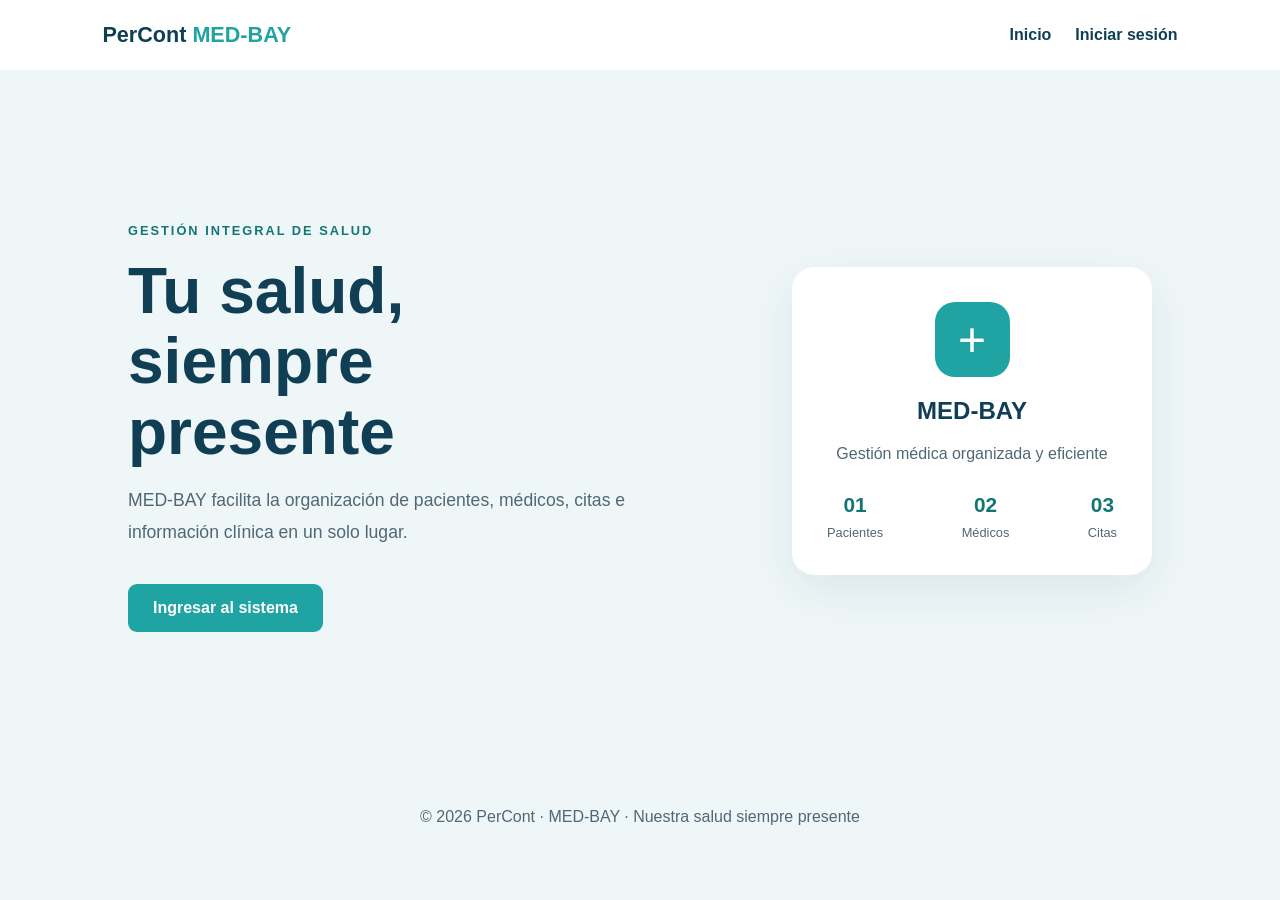
<file: index.html>
<!DOCTYPE html>
<html lang="es">
<head>
    <meta charset="UTF-8">
    <meta name="viewport" content="width=device-width, initial-scale=1.0">
    <meta name="description" content="MED-BAY, sistema de gestión médica de PerCont">
    <title>MED-BAY | Inicio</title>
    <link rel="stylesheet" href="css/styles.css">
</head>
<body>
    <header class="encabezado">
        <a class="marca" href="index.html">PerCont <span>MED-BAY</span></a>
        <nav>
            <a href="index.html">Inicio</a>
            <a href="login.html">Iniciar sesión</a>
        </nav>
    </header>

    <main class="portada">
        <section class="contenido">
            <p class="etiqueta">GESTIÓN INTEGRAL DE SALUD</p>
            <h1>Tu salud, siempre presente</h1>
            <p>
                MED-BAY facilita la organización de pacientes,
                médicos, citas e información clínica en un solo lugar.
            </p>
            <a class="boton" href="login.html">Ingresar al sistema</a>
        </section>

        <section class="panel">
            <div class="simbolo">+</div>
            <h2>MED-BAY</h2>
            <p>Gestión médica organizada y eficiente</p>
            <div class="indicadores">
                <div><strong>01</strong><span>Pacientes</span></div>
                <div><strong>02</strong><span>Médicos</span></div>
                <div><strong>03</strong><span>Citas</span></div>
            </div>
        </section>
    </main>

    <footer>
        <p>© 2026 PerCont · MED-BAY · Nuestra salud siempre presente</p>
    </footer>
</body>
</html>
</file>
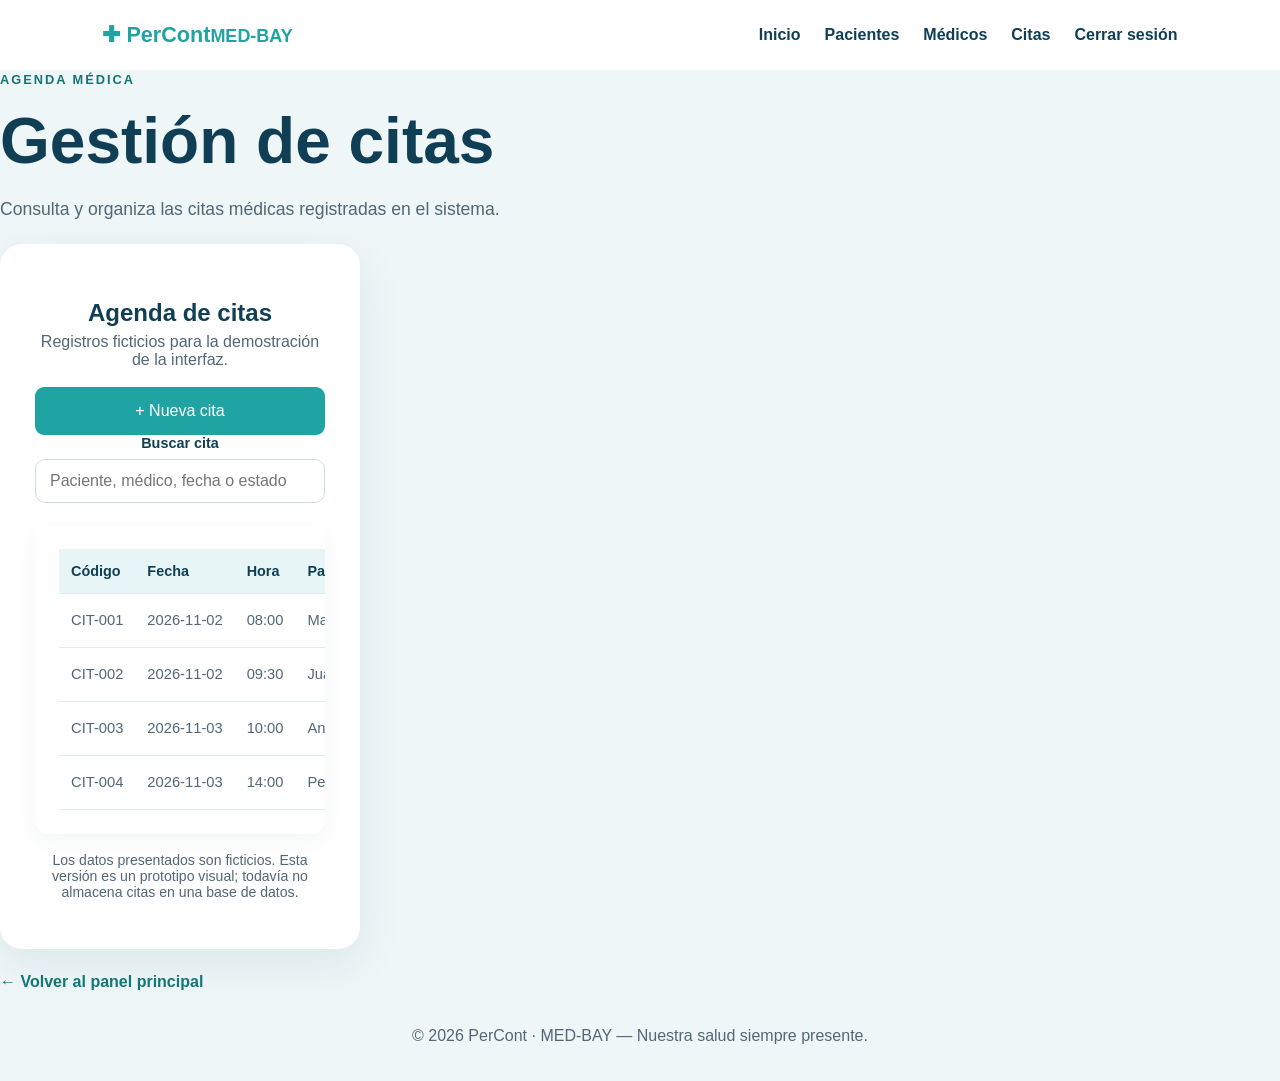
<file: citas.html>
<!DOCTYPE html>
<html lang="es">
<head>
    <meta charset="UTF-8">
    <meta name="viewport" content="width=device-width, initial-scale=1.0">
    <title>Gestión de citas | MED-BAY</title>
    <link rel="stylesheet" href="css/styles.css">
</head>
<body>
    <header class="encabezado">
        <a class="marca" href="index.html">
            <span class="marca-icono">✚</span>
            <span><strong>PerCont</strong><small>MED-BAY</small></span>
        </a>
        <nav>
            <a href="dashboard.html">Inicio</a>
            <a href="pacientes.html">Pacientes</a>
            <a href="medicos.html">Médicos</a>
            <a href="citas.html" aria-current="page">Citas</a>
            <a href="login.html">Cerrar sesión</a>
        </nav>
    </header>

    <main class="contenido">
        <span class="etiqueta">AGENDA MÉDICA</span>
        <h1>Gestión de citas</h1>
        <p>Consulta y organiza las citas médicas registradas en el sistema.</p>

        <section class="panel">
            <div class="encabezado-seccion">
                <div>
                    <h2>Agenda de citas</h2>
                    <p>Registros ficticios para la demostración de la interfaz.</p>
                </div>
                <button class="boton" type="button"
                    onclick="alert('El registro de citas estará disponible cuando se implemente la funcionalidad.')">
                    + Nueva cita
                </button>
            </div>

            <div class="buscador">
                <label for="buscarCita">Buscar cita</label>
                <input id="buscarCita" type="search"
                    placeholder="Paciente, médico, fecha o estado">
            </div>

            <div class="tabla-contenedor">
                <table>
                    <thead>
                        <tr>
                            <th>Código</th>
                            <th>Fecha</th>
                            <th>Hora</th>
                            <th>Paciente</th>
                            <th>Médico</th>
                            <th>Motivo</th>
                            <th>Estado</th>
                        </tr>
                    </thead>
                    <tbody id="tablaCitas">
                        <tr>
                            <td>CIT-001</td>
                            <td>2026-11-02</td>
                            <td>08:00</td>
                            <td>María López</td>
                            <td>Dra. Laura Martínez</td>
                            <td>Control general</td>
                            <td><span class="estado">Confirmada</span></td>
                        </tr>
                        <tr>
                            <td>CIT-002</td>
                            <td>2026-11-02</td>
                            <td>09:30</td>
                            <td>Juan Pérez</td>
                            <td>Dr. Carlos Rodríguez</td>
                            <td>Consulta pediátrica</td>
                            <td><span class="estado estado-pendiente">Pendiente</span></td>
                        </tr>
                        <tr>
                            <td>CIT-003</td>
                            <td>2026-11-03</td>
                            <td>10:00</td>
                            <td>Andrea Torres</td>
                            <td>Dra. Ana Gómez</td>
                            <td>Control médico</td>
                            <td><span class="estado">Confirmada</span></td>
                        </tr>
                        <tr>
                            <td>CIT-004</td>
                            <td>2026-11-03</td>
                            <td>14:00</td>
                            <td>Pedro Ramírez</td>
                            <td>Dra. Laura Martínez</td>
                            <td>Consulta general</td>
                            <td><span class="estado estado-cancelado">Cancelada</span></td>
                        </tr>
                    </tbody>
                </table>
            </div>

            <p class="nota">
                Los datos presentados son ficticios. Esta versión es un prototipo visual;
                todavía no almacena citas en una base de datos.
            </p>
        </section>

        <a class="enlace-volver" href="dashboard.html">← Volver al panel principal</a>
    </main>

    <footer>
        <p>© 2026 PerCont · MED-BAY — Nuestra salud siempre presente.</p>
    </footer>

    <script>
        const buscador = document.getElementById("buscarCita");
        const filas = document.querySelectorAll("#tablaCitas tr");

        buscador.addEventListener("input", function () {
            const consulta = this.value.toLowerCase().trim();

            filas.forEach(function (fila) {
                fila.hidden =
                    !fila.textContent.toLowerCase().includes(consulta);
            });
        });
    </script>
</body>
</html>
</file>
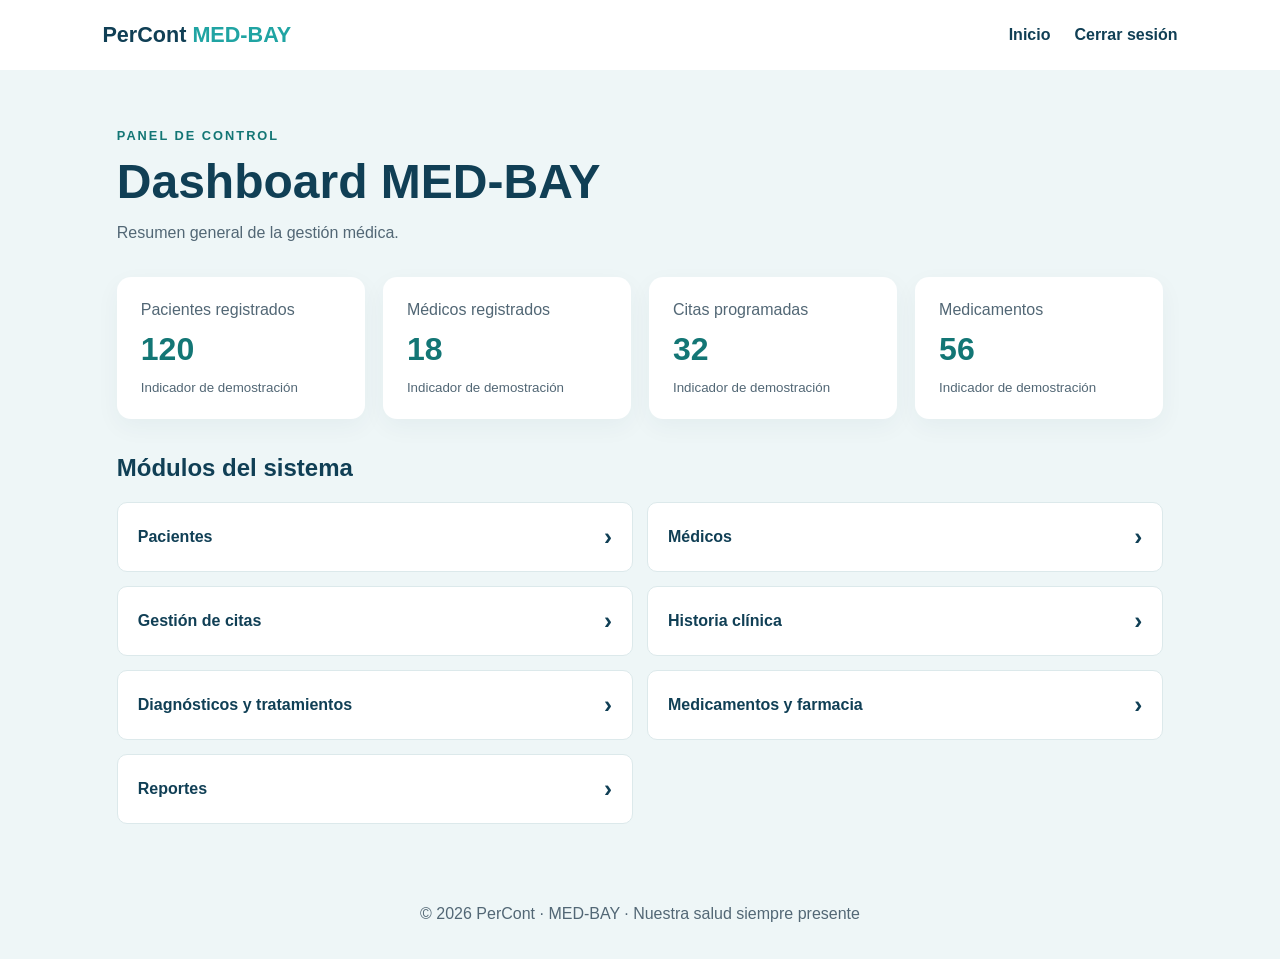
<file: dashboard.html>
<!DOCTYPE html>
<html lang="es">
<head>
    <meta charset="UTF-8">
    <meta name="viewport" content="width=device-width, initial-scale=1.0">
    <meta name="description" content="Panel principal del sistema MED-BAY">
    <title>Dashboard | MED-BAY</title>
    <link rel="stylesheet" href="css/styles.css">
</head>
<body>
    <header class="encabezado">
        <a class="marca" href="index.html">PerCont <span>MED-BAY</span></a>
        <nav>
            <a href="index.html">Inicio</a>
            <a href="login.html">Cerrar sesión</a>
        </nav>
    </header>

    <main class="dashboard">
        <section class="bienvenida">
            <p class="etiqueta">PANEL DE CONTROL</p>
            <h1>Dashboard MED-BAY</h1>
            <p>Resumen general de la gestión médica.</p>
        </section>

        <section class="resumen">
            <article class="tarjeta">
                <span>Pacientes registrados</span>
                <strong>120</strong>
                <small>Indicador de demostración</small>
            </article>
            <article class="tarjeta">
                <span>Médicos registrados</span>
                <strong>18</strong>
                <small>Indicador de demostración</small>
            </article>
            <article class="tarjeta">
                <span>Citas programadas</span>
                <strong>32</strong>
                <small>Indicador de demostración</small>
            </article>
            <article class="tarjeta">
                <span>Medicamentos</span>
                <strong>56</strong>
                <small>Indicador de demostración</small>
            </article>
        </section>

        <section class="modulos">
            <h2>Módulos del sistema</h2>
            <div class="rejilla-modulos">
                <a href="pacientes.html">Pacientes <span>›</span></a>
                <a href="medicos.html">Médicos <span>›</span></a>
                <a href="citas.html">Gestión de citas <span>›</span></a>
                <a href="historia-clinica.html">Historia clínica <span>›</span></a>
                <a href="diagnosticos-tratamientos.html">Diagnósticos y tratamientos <span>›</span></a>
                <a href="medicamentos.html">Medicamentos y farmacia <span>›</span></a>
                <a href="reportes.html">Reportes <span>›</span></a>
            </div>
        </section>
    </main>

    <footer>
        <p>© 2026 PerCont · MED-BAY · Nuestra salud siempre presente</p>
    </footer>
</body>
</html>
</file>
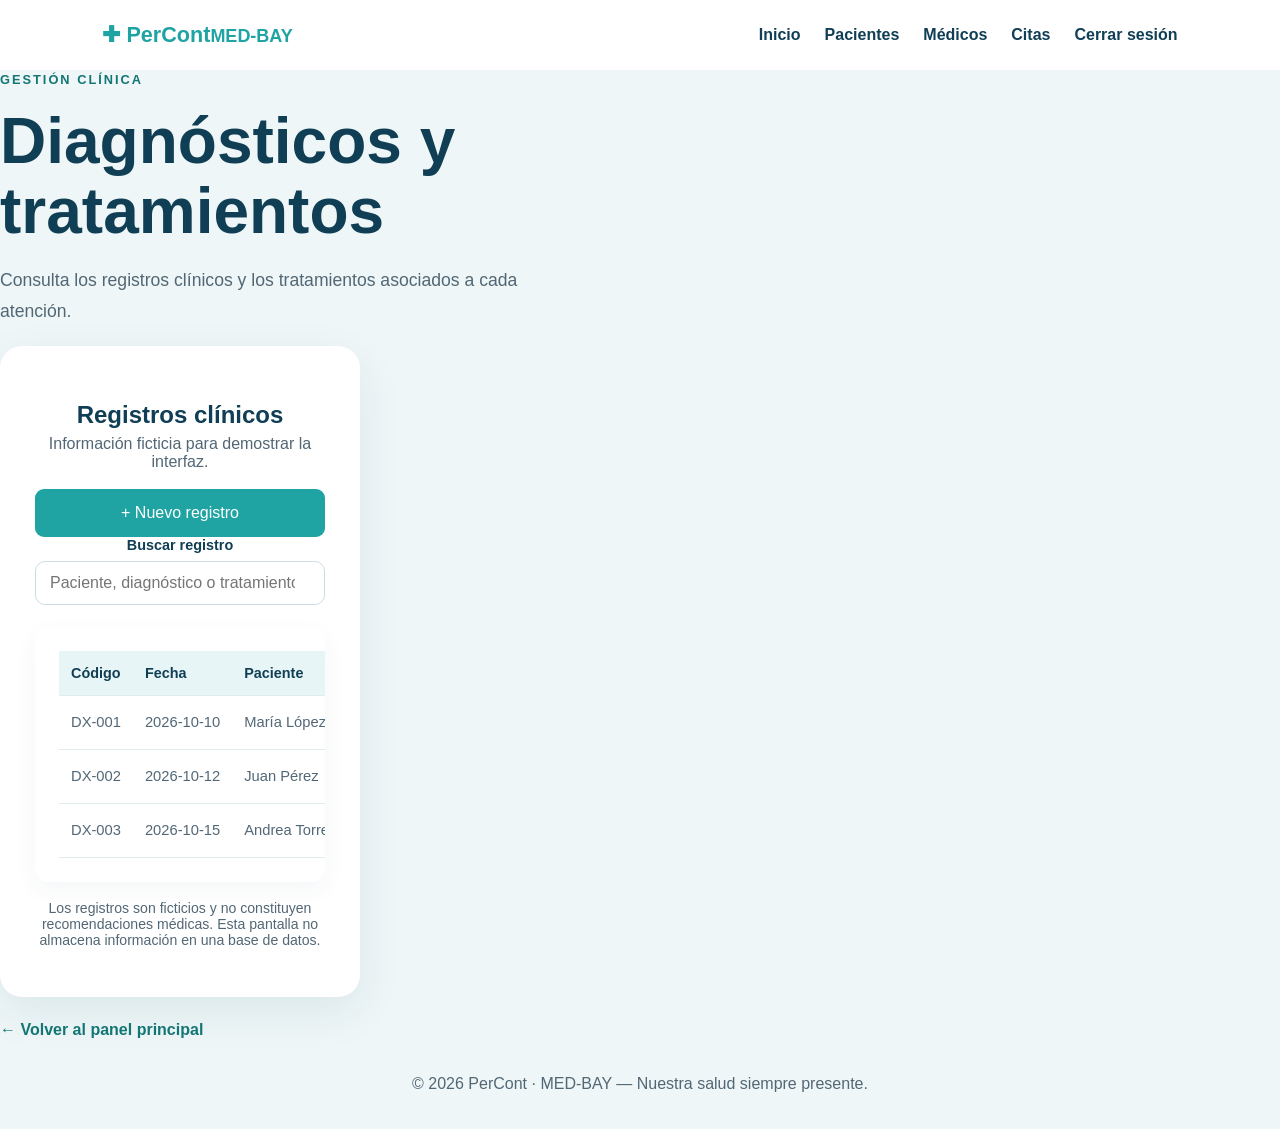
<file: diagnosticos-tratamientos.html>
<!DOCTYPE html>
<html lang="es">
<head>
    <meta charset="UTF-8">
    <meta name="viewport" content="width=device-width, initial-scale=1.0">
    <title>Diagnósticos y tratamientos | MED-BAY</title>
    <link rel="stylesheet" href="css/styles.css">
</head>
<body>
    <header class="encabezado">
        <a class="marca" href="index.html">
            <span class="marca-icono">✚</span>
            <span><strong>PerCont</strong><small>MED-BAY</small></span>
        </a>
        <nav>
            <a href="dashboard.html">Inicio</a>
            <a href="pacientes.html">Pacientes</a>
            <a href="medicos.html">Médicos</a>
            <a href="citas.html">Citas</a>
            <a href="login.html">Cerrar sesión</a>
        </nav>
    </header>

    <main class="contenido">
        <span class="etiqueta">GESTIÓN CLÍNICA</span>
        <h1>Diagnósticos y tratamientos</h1>
        <p>Consulta los registros clínicos y los tratamientos asociados a cada atención.</p>

        <section class="panel">
            <div class="encabezado-seccion">
                <div>
                    <h2>Registros clínicos</h2>
                    <p>Información ficticia para demostrar la interfaz.</p>
                </div>
                <button class="boton" type="button"
                    onclick="alert('El registro de diagnósticos estará disponible en una versión funcional posterior.')">
                    + Nuevo registro
                </button>
            </div>

            <div class="buscador">
                <label for="buscarRegistro">Buscar registro</label>
                <input id="buscarRegistro" type="search"
                    placeholder="Paciente, diagnóstico o tratamiento">
            </div>

            <div class="tabla-contenedor">
                <table>
                    <thead>
                        <tr>
                            <th>Código</th>
                            <th>Fecha</th>
                            <th>Paciente</th>
                            <th>Profesional</th>
                            <th>Diagnóstico</th>
                            <th>Tratamiento</th>
                            <th>Estado</th>
                        </tr>
                    </thead>
                    <tbody id="tablaRegistros">
                        <tr>
                            <td>DX-001</td>
                            <td>2026-10-10</td>
                            <td>María López</td>
                            <td>Dra. Laura Martínez</td>
                            <td>Control general de ejemplo</td>
                            <td>Seguimiento médico</td>
                            <td><span class="estado">Registrado</span></td>
                        </tr>
                        <tr>
                            <td>DX-002</td>
                            <td>2026-10-12</td>
                            <td>Juan Pérez</td>
                            <td>Dr. Carlos Rodríguez</td>
                            <td>Consulta pediátrica de ejemplo</td>
                            <td>Control de seguimiento</td>
                            <td><span class="estado estado-pendiente">En seguimiento</span></td>
                        </tr>
                        <tr>
                            <td>DX-003</td>
                            <td>2026-10-15</td>
                            <td>Andrea Torres</td>
                            <td>Dra. Ana Gómez</td>
                            <td>Evaluación médica de ejemplo</td>
                            <td>Revisión posterior</td>
                            <td><span class="estado">Registrado</span></td>
                        </tr>
                    </tbody>
                </table>
            </div>

            <p class="nota">
                Los registros son ficticios y no constituyen recomendaciones médicas.
                Esta pantalla no almacena información en una base de datos.
            </p>
        </section>

        <a class="enlace-volver" href="dashboard.html">← Volver al panel principal</a>
    </main>

    <footer>
        <p>© 2026 PerCont · MED-BAY — Nuestra salud siempre presente.</p>
    </footer>

    <script>
        const buscador = document.getElementById("buscarRegistro");
        const filas = document.querySelectorAll("#tablaRegistros tr");

        buscador.addEventListener("input", function () {
            const consulta = this.value.toLowerCase().trim();

            filas.forEach(function (fila) {
                fila.hidden =
                    !fila.textContent.toLowerCase().includes(consulta);
            });
        });
    </script>
</body>
</html>
</file>
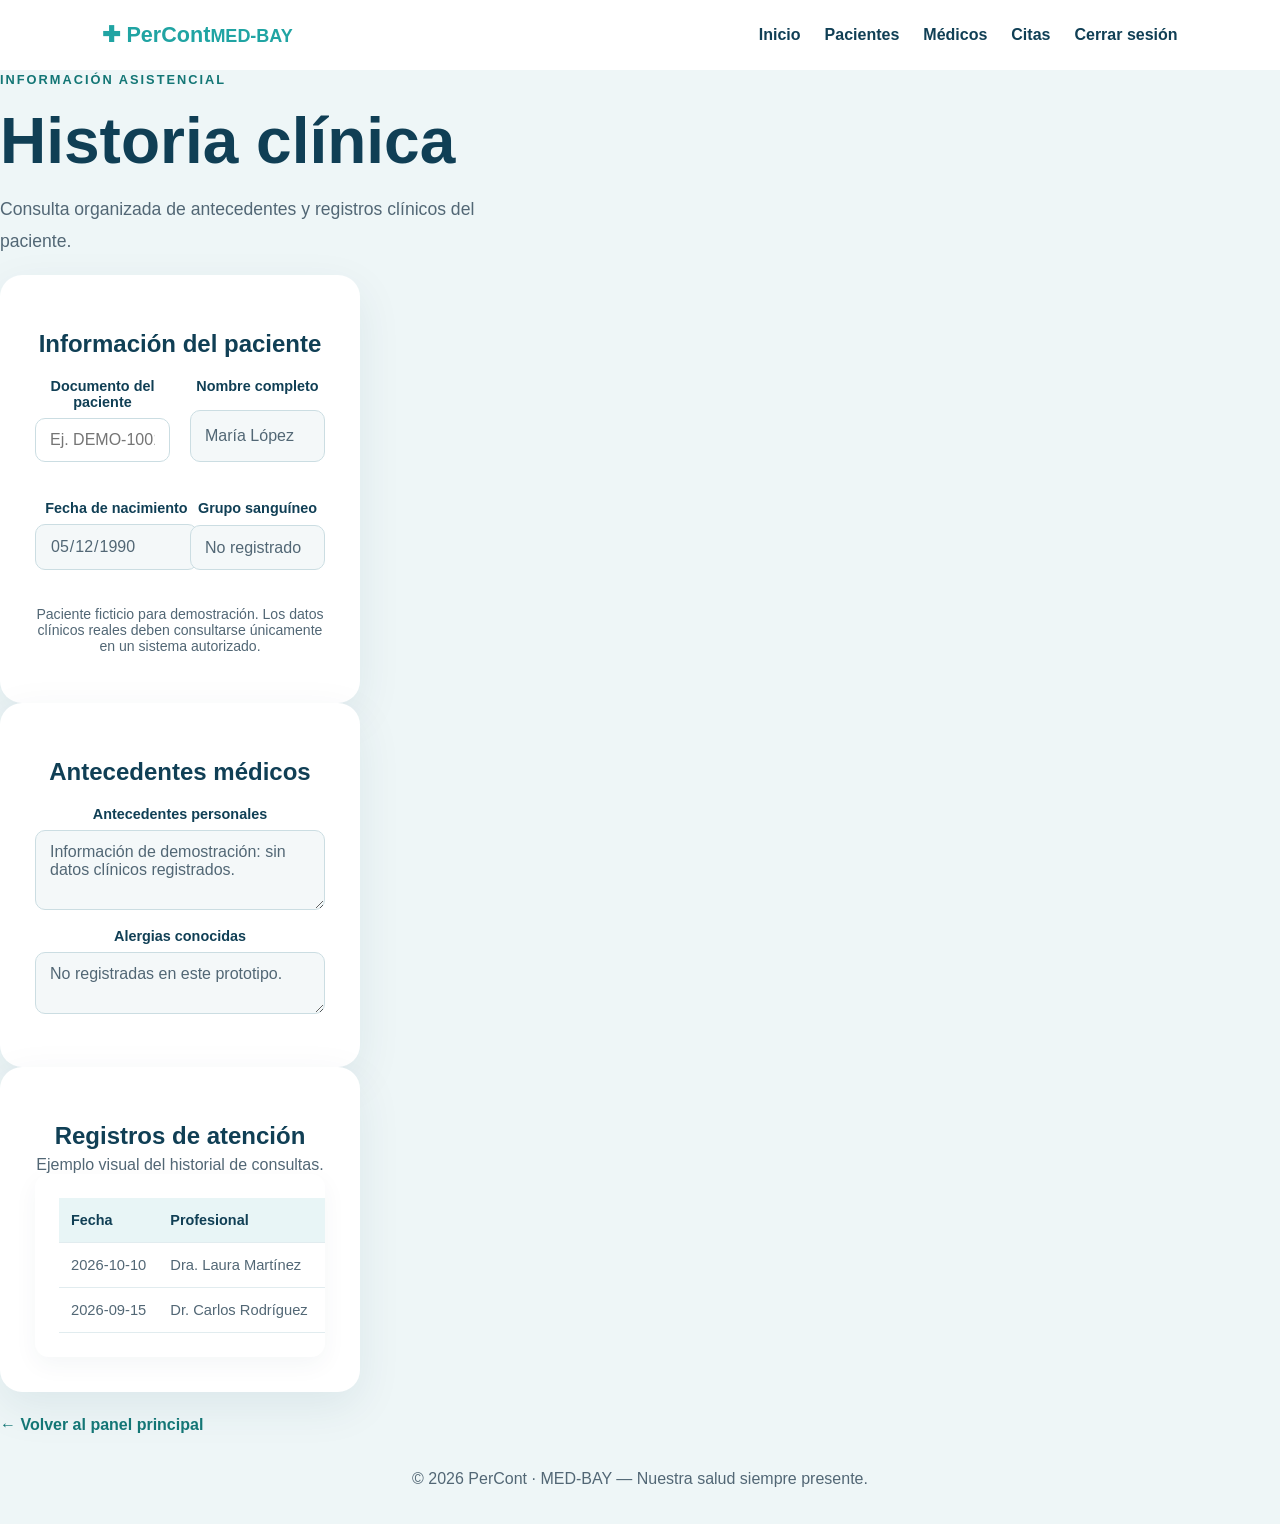
<file: historia-clinica.html>
<!DOCTYPE html>
<html lang="es">
<head>
    <meta charset="UTF-8">
    <meta name="viewport" content="width=device-width, initial-scale=1.0">
    <title>Historia clínica | MED-BAY</title>
    <link rel="stylesheet" href="css/styles.css">
</head>
<body>
    <header class="encabezado">
        <a class="marca" href="index.html">
            <span class="marca-icono">✚</span>
            <span><strong>PerCont</strong><small>MED-BAY</small></span>
        </a>
        <nav>
            <a href="dashboard.html">Inicio</a>
            <a href="pacientes.html">Pacientes</a>
            <a href="medicos.html">Médicos</a>
            <a href="citas.html">Citas</a>
            <a href="login.html">Cerrar sesión</a>
        </nav>
    </header>

    <main class="contenido">
        <span class="etiqueta">INFORMACIÓN ASISTENCIAL</span>
        <h1>Historia clínica</h1>
        <p>Consulta organizada de antecedentes y registros clínicos del paciente.</p>

        <section class="panel">
            <h2>Información del paciente</h2>

            <div class="formulario-grid">
                <div class="campo">
                    <label for="documento">Documento del paciente</label>
                    <input id="documento" type="text" placeholder="Ej. DEMO-1001">
                </div>
                <div class="campo">
                    <label for="nombrePaciente">Nombre completo</label>
                    <input id="nombrePaciente" type="text" value="María López" readonly>
                </div>
                <div class="campo">
                    <label for="fechaNacimiento">Fecha de nacimiento</label>
                    <input id="fechaNacimiento" type="date" value="1990-05-12" readonly>
                </div>
                <div class="campo">
                    <label for="grupoSanguineo">Grupo sanguíneo</label>
                    <input id="grupoSanguineo" type="text" value="No registrado" readonly>
                </div>
            </div>

            <p class="nota">
                Paciente ficticio para demostración. Los datos clínicos reales deben
                consultarse únicamente en un sistema autorizado.
            </p>
        </section>

        <section class="panel">
            <h2>Antecedentes médicos</h2>
            <div class="campo">
                <label for="antecedentes">Antecedentes personales</label>
                <textarea id="antecedentes" rows="3" readonly>Información de demostración: sin datos clínicos registrados.</textarea>
            </div>
            <div class="campo">
                <label for="alergias">Alergias conocidas</label>
                <textarea id="alergias" rows="2" readonly>No registradas en este prototipo.</textarea>
            </div>
        </section>

        <section class="panel">
            <div class="encabezado-seccion">
                <div>
                    <h2>Registros de atención</h2>
                    <p>Ejemplo visual del historial de consultas.</p>
                </div>
            </div>

            <div class="tabla-contenedor">
                <table>
                    <thead>
                        <tr>
                            <th>Fecha</th>
                            <th>Profesional</th>
                            <th>Tipo de atención</th>
                            <th>Observación</th>
                        </tr>
                    </thead>
                    <tbody>
                        <tr>
                            <td>2026-10-10</td>
                            <td>Dra. Laura Martínez</td>
                            <td>Consulta general</td>
                            <td>Registro de ejemplo</td>
                        </tr>
                        <tr>
                            <td>2026-09-15</td>
                            <td>Dr. Carlos Rodríguez</td>
                            <td>Control médico</td>
                            <td>Registro de ejemplo</td>
                        </tr>
                    </tbody>
                </table>
            </div>
        </section>

        <a class="enlace-volver" href="dashboard.html">← Volver al panel principal</a>
    </main>

    <footer>
        <p>© 2026 PerCont · MED-BAY — Nuestra salud siempre presente.</p>
    </footer>
</body>
</html>
</file>
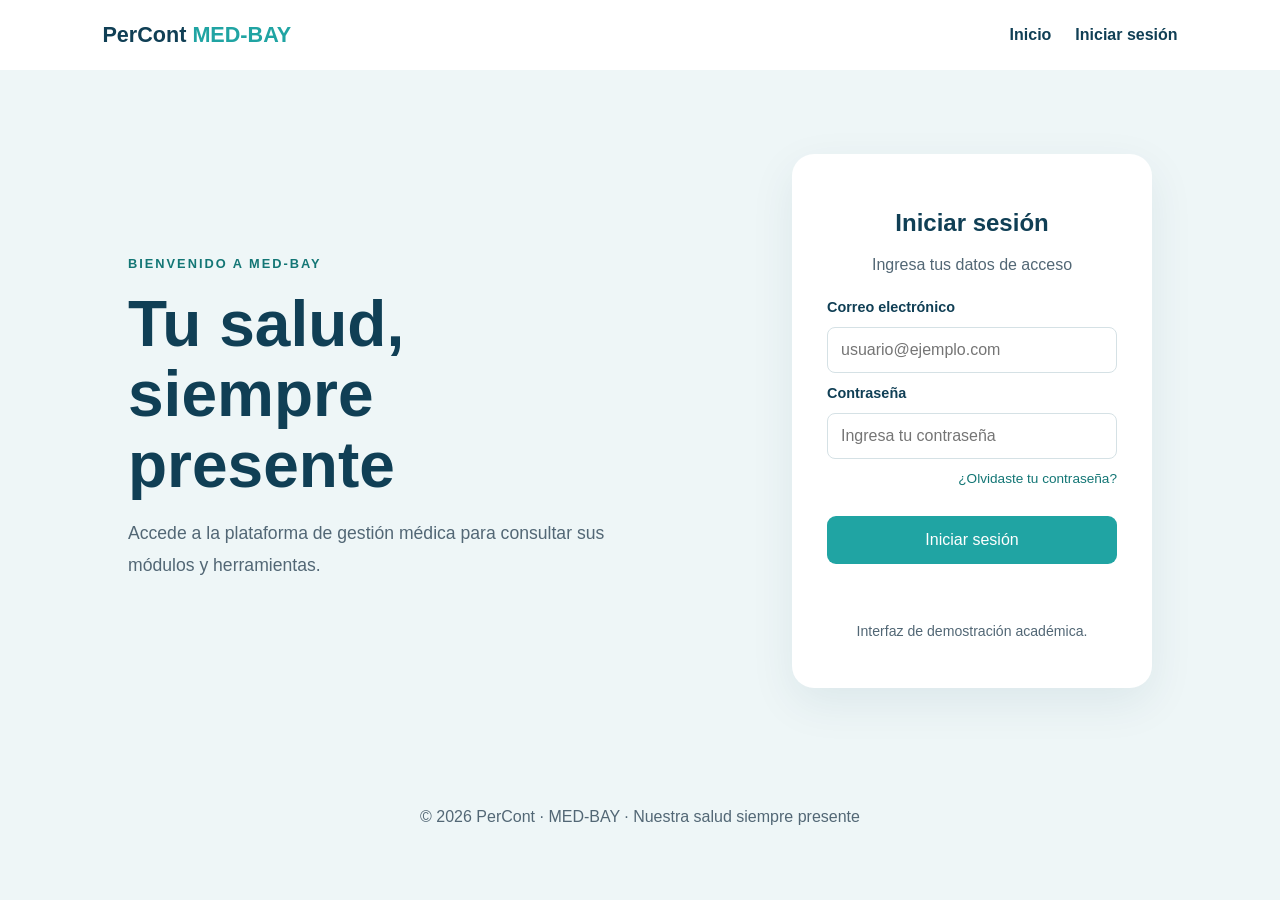
<file: login.html>
<!DOCTYPE html>
<html lang="es">
<head>
    <meta charset="UTF-8">
    <meta name="viewport" content="width=device-width, initial-scale=1.0">
    <meta name="description" content="Inicio de sesión de MED-BAY">
    <title>Iniciar sesión | MED-BAY</title>
    <link rel="stylesheet" href="css/styles.css">
</head>
<body>

    <header class="encabezado">
        <a class="marca" href="index.html">
            PerCont <span>MED-BAY</span>
        </a>

        <nav>
            <a href="index.html">Inicio</a>
            <a href="login.html">Iniciar sesión</a>
        </nav>
    </header>

    <main class="portada">

        <section class="contenido">
            <p class="etiqueta">BIENVENIDO A MED-BAY</p>

            <h1>Tu salud, siempre presente</h1>

            <p>
                Accede a la plataforma de gestión médica
                para consultar sus módulos y herramientas.
            </p>
        </section>

        <section class="panel">

            <h2>Iniciar sesión</h2>
            <p>Ingresa tus datos de acceso</p>

            <form id="formularioLogin" novalidate>

                <label for="correo">Correo electrónico</label>

                <input
                    type="email"
                    id="correo"
                    name="correo"
                    placeholder="usuario@ejemplo.com"
                    autocomplete="username"
                    required
                >

                <label for="contrasena">Contraseña</label>

                <input
                    type="password"
                    id="contrasena"
                    name="contrasena"
                    placeholder="Ingresa tu contraseña"
                    autocomplete="current-password"
                    required
                >

                <div class="enlace-recuperacion">
                    <a href="recuperar-password.html">
                        ¿Olvidaste tu contraseña?
                    </a>
                </div>

                <button class="boton" type="submit">
                    Iniciar sesión
                </button>

                <p
                    id="mensajeLogin"
                    class="mensaje-login"
                    role="status"
                    aria-live="polite">
                </p>

            </form>

            <p class="nota">
                Interfaz de demostración académica.
            </p>

        </section>

    </main>

    <footer>
        <p>© 2026 PerCont · MED-BAY · Nuestra salud siempre presente</p>
    </footer>

    <script src="js/login.js"></script>

</body>
</html>
</file>
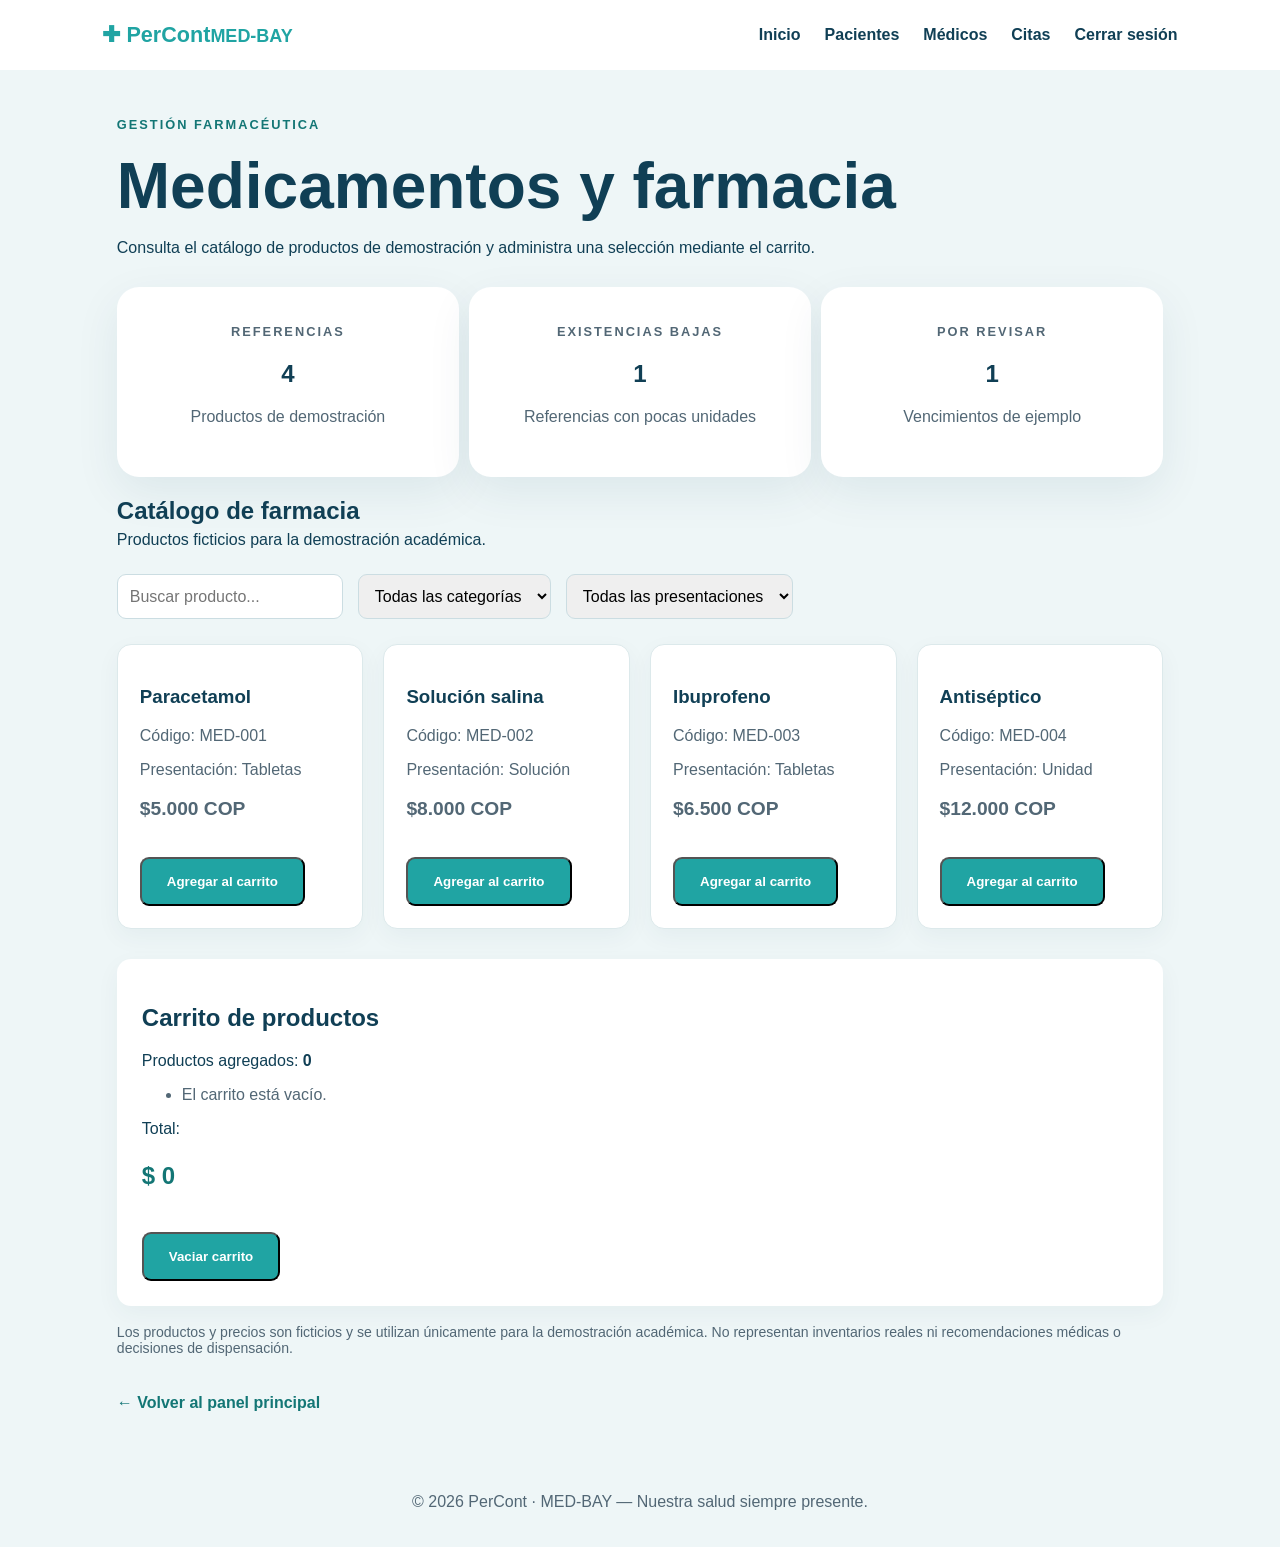
<file: medicamentos.html>
<!DOCTYPE html>
<html lang="es">
<head>
    <meta charset="UTF-8">
    <meta name="viewport" content="width=device-width, initial-scale=1.0">
    <title>Medicamentos y farmacia | MED-BAY</title>
    <link rel="stylesheet" href="css/styles.css">
</head>
<body>

    <header class="encabezado">
        <a class="marca" href="index.html">
            <span class="marca-icono">✚</span>
            <span><strong>PerCont</strong><small>MED-BAY</small></span>
        </a>

        <nav>
            <a href="dashboard.html">Inicio</a>
            <a href="pacientes.html">Pacientes</a>
            <a href="medicos.html">Médicos</a>
            <a href="citas.html">Citas</a>
            <a href="login.html">Cerrar sesión</a>
        </nav>
    </header>

    <main class="contenido-farmacia">

        <span class="etiqueta">GESTIÓN FARMACÉUTICA</span>
        <h1>Medicamentos y farmacia</h1>

        <p>
            Consulta el catálogo de productos de demostración
            y administra una selección mediante el carrito.
        </p>

        <!-- INDICADORES -->
        <section class="indicadores">

            <article class="panel">
                <span class="etiqueta">REFERENCIAS</span>
                <h2 id="totalMedicamentos">4</h2>
                <p>Productos de demostración</p>
            </article>

            <article class="panel">
                <span class="etiqueta">EXISTENCIAS BAJAS</span>
                <h2 id="existenciasBajas">1</h2>
                <p>Referencias con pocas unidades</p>
            </article>

            <article class="panel">
                <span class="etiqueta">POR REVISAR</span>
                <h2 id="porVencer">1</h2>
                <p>Vencimientos de ejemplo</p>
            </article>

        </section>

        <!-- CATÁLOGO -->
        <section>
            <div class="encabezado-seccion">
                <div>
                    <h2>Catálogo de farmacia</h2>
                    <p>Productos ficticios para la demostración académica.</p>
                </div>
            </div>

            <!-- FILTROS -->
            <div class="filtros-farmacia">

                <input
                    type="search"
                    id="buscarMedicamento"
                    placeholder="Buscar producto..."
                    aria-label="Buscar producto">

                <select id="filtroCategoria" aria-label="Filtrar por categoría">
                    <option value="">Todas las categorías</option>
                    <option value="medicamento">Medicamentos</option>
                    <option value="insumo">Insumos médicos</option>
                </select>

                <select id="filtroPresentacion" aria-label="Filtrar por presentación">
                    <option value="">Todas las presentaciones</option>
                    <option value="tabletas">Tabletas</option>
                    <option value="solucion">Solución</option>
                    <option value="unidad">Unidad</option>
                </select>

            </div>

            <!-- PRODUCTOS -->
            <div class="catalogo-farmacia" id="catalogoFarmacia">

                <article class="producto-farmacia"
                    data-nombre="Paracetamol"
                    data-categoria="medicamento"
                    data-presentacion="tabletas"
                    data-precio="5000">

                    <h3>Paracetamol</h3>
                    <p>Código: MED-001</p>
                    <p>Presentación: Tabletas</p>
                    <p class="precio-farmacia">$5.000 COP</p>

                    <button class="boton btn-agregar" type="button">
                        Agregar al carrito
                    </button>
                </article>

                <article class="producto-farmacia"
                    data-nombre="Solución salina"
                    data-categoria="insumo"
                    data-presentacion="solucion"
                    data-precio="8000">

                    <h3>Solución salina</h3>
                    <p>Código: MED-002</p>
                    <p>Presentación: Solución</p>
                    <p class="precio-farmacia">$8.000 COP</p>

                    <button class="boton btn-agregar" type="button">
                        Agregar al carrito
                    </button>
                </article>

                <article class="producto-farmacia"
                    data-nombre="Ibuprofeno"
                    data-categoria="medicamento"
                    data-presentacion="tabletas"
                    data-precio="6500">

                    <h3>Ibuprofeno</h3>
                    <p>Código: MED-003</p>
                    <p>Presentación: Tabletas</p>
                    <p class="precio-farmacia">$6.500 COP</p>

                    <button class="boton btn-agregar" type="button">
                        Agregar al carrito
                    </button>
                </article>

                <article class="producto-farmacia"
                    data-nombre="Antiséptico"
                    data-categoria="insumo"
                    data-presentacion="unidad"
                    data-precio="12000">

                    <h3>Antiséptico</h3>
                    <p>Código: MED-004</p>
                    <p>Presentación: Unidad</p>
                    <p class="precio-farmacia">$12.000 COP</p>

                    <button class="boton btn-agregar" type="button">
                        Agregar al carrito
                    </button>
                </article>

            </div>

            <p id="mensajeFarmacia"
               class="mensaje-farmacia"
               aria-live="polite"></p>

        </section>

        <!-- CARRITO -->
        <section class="carrito-farmacia">

            <h2>Carrito de productos</h2>

            <p>
                Productos agregados:
                <strong id="contadorCarrito">0</strong>
            </p>

            <ul id="listaCarrito">
                <li>El carrito está vacío.</li>
            </ul>

            <p>Total:</p>

            <p class="total-farmacia" id="totalCarrito">
                $0 COP
            </p>

            <button class="boton" id="vaciarCarrito" type="button">
                Vaciar carrito
            </button>

        </section>

        <!-- ADVERTENCIA -->
        <p class="nota">
            Los productos y precios son ficticios y se utilizan
            únicamente para la demostración académica.
            No representan inventarios reales ni recomendaciones
            médicas o decisiones de dispensación.
        </p>

        <a class="enlace-volver" href="dashboard.html">
            ← Volver al panel principal
        </a>

    </main>

    <footer>
        <p>© 2026 PerCont · MED-BAY — Nuestra salud siempre presente.</p>
    </footer>

    <!-- JAVASCRIPT EXTERNO -->
    <script src="js/farmacia.js"></script>

</body>
</html>
</file>
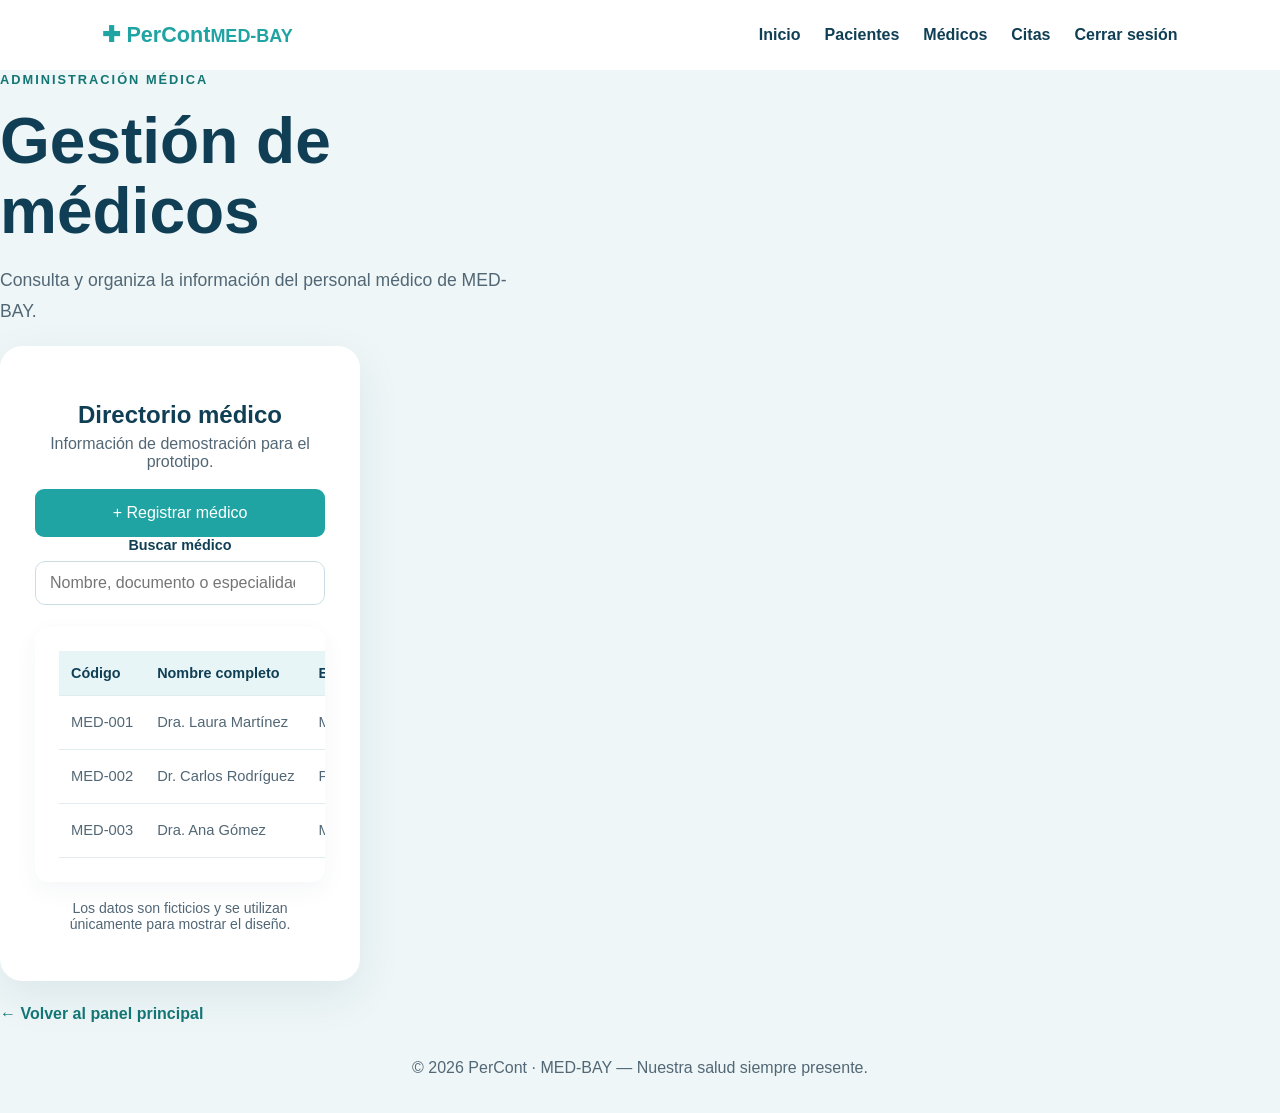
<file: medicos.html>
<!DOCTYPE html>
<html lang="es">
<head>
    <meta charset="UTF-8">
    <meta name="viewport" content="width=device-width, initial-scale=1.0">
    <title>Gestión de médicos | MED-BAY</title>
    <link rel="stylesheet" href="css/styles.css">
</head>
<body>
    <header class="encabezado">
        <a class="marca" href="index.html">
            <span class="marca-icono">✚</span>
            <span><strong>PerCont</strong><small>MED-BAY</small></span>
        </a>
        <nav>
            <a href="dashboard.html">Inicio</a>
            <a href="pacientes.html">Pacientes</a>
            <a href="medicos.html" aria-current="page">Médicos</a>
            <a href="citas.html">Citas</a>
            <a href="login.html">Cerrar sesión</a>
        </nav>
    </header>

    <main class="contenido">
        <span class="etiqueta">ADMINISTRACIÓN MÉDICA</span>
        <h1>Gestión de médicos</h1>
        <p>Consulta y organiza la información del personal médico de MED-BAY.</p>

        <section class="panel">
            <div class="encabezado-seccion">
                <div>
                    <h2>Directorio médico</h2>
                    <p>Información de demostración para el prototipo.</p>
                </div>
                <button class="boton" type="button"
                    onclick="alert('Función de registro pendiente de implementar.')">
                    + Registrar médico
                </button>
            </div>

            <div class="buscador">
                <label for="buscarMedico">Buscar médico</label>
                <input id="buscarMedico" type="search"
                    placeholder="Nombre, documento o especialidad">
            </div>

            <div class="tabla-contenedor">
                <table>
                    <thead>
                        <tr>
                            <th>Código</th>
                            <th>Nombre completo</th>
                            <th>Especialidad</th>
                            <th>Correo electrónico</th>
                            <th>Estado</th>
                        </tr>
                    </thead>
                    <tbody id="tablaMedicos">
                        <tr>
                            <td>MED-001</td>
                            <td>Dra. Laura Martínez</td>
                            <td>Medicina general</td>
                            <td>laura.martinez@ejemplo.com</td>
                            <td><span class="estado">Activo</span></td>
                        </tr>
                        <tr>
                            <td>MED-002</td>
                            <td>Dr. Carlos Rodríguez</td>
                            <td>Pediatría</td>
                            <td>carlos.rodriguez@ejemplo.com</td>
                            <td><span class="estado">Activo</span></td>
                        </tr>
                        <tr>
                            <td>MED-003</td>
                            <td>Dra. Ana Gómez</td>
                            <td>Medicina interna</td>
                            <td>ana.gomez@ejemplo.com</td>
                            <td><span class="estado">Activo</span></td>
                        </tr>
                    </tbody>
                </table>
            </div>
            <p class="nota">Los datos son ficticios y se utilizan únicamente para mostrar el diseño.</p>
        </section>

        <a class="enlace-volver" href="dashboard.html">← Volver al panel principal</a>
    </main>

    <footer>
        <p>© 2026 PerCont · MED-BAY — Nuestra salud siempre presente.</p>
    </footer>

    <script>
        const buscador = document.getElementById("buscarMedico");
        const filas = document.querySelectorAll("#tablaMedicos tr");

        buscador.addEventListener("input", function () {
            const consulta = this.value.toLowerCase().trim();

            filas.forEach(function (fila) {
                fila.hidden = !fila.textContent.toLowerCase().includes(consulta);
            });
        });
    </script>
</body>
</html>
</file>
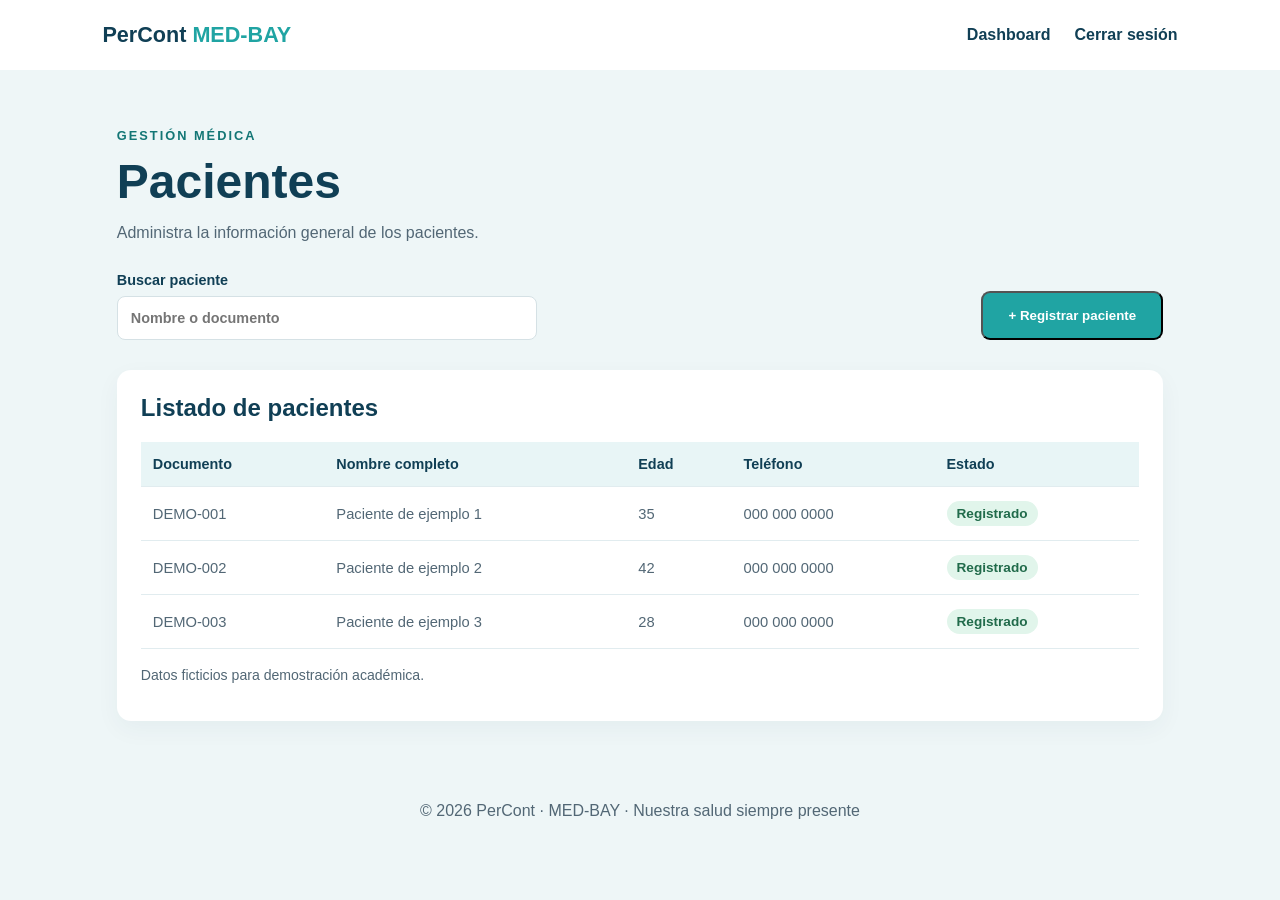
<file: pacientes.html>
<!DOCTYPE html>
<html lang="es">
<head>
    <meta charset="UTF-8">
    <meta name="viewport" content="width=device-width, initial-scale=1.0">
    <title>Gestión de pacientes | MED-BAY</title>
    <link rel="stylesheet" href="css/styles.css">
</head>
<body>
    <header class="encabezado">
        <a class="marca" href="index.html">PerCont <span>MED-BAY</span></a>
        <nav>
            <a href="dashboard.html">Dashboard</a>
            <a href="login.html">Cerrar sesión</a>
        </nav>
    </header>

    <main class="dashboard">
        <section class="bienvenida">
            <p class="etiqueta">GESTIÓN MÉDICA</p>
            <h1>Pacientes</h1>
            <p>Administra la información general de los pacientes.</p>
        </section>

        <section class="barra-acciones">
            <label class="busqueda">
                <span>Buscar paciente</span>
                <input type="search" placeholder="Nombre o documento">
            </label>
            <button class="boton" type="button"
                onclick="alert('Demostración: aquí irá el formulario de registro.')">
                + Registrar paciente
            </button>
        </section>

        <section class="tabla-contenedor">
            <h2>Listado de pacientes</h2>
            <div class="tabla-scroll">
                <table>
                    <thead>
                        <tr>
                            <th>Documento</th>
                            <th>Nombre completo</th>
                            <th>Edad</th>
                            <th>Teléfono</th>
                            <th>Estado</th>
                        </tr>
                    </thead>
                    <tbody>
                        <tr>
                            <td>DEMO-001</td>
                            <td>Paciente de ejemplo 1</td>
                            <td>35</td>
                            <td>000 000 0000</td>
                            <td><span class="estado">Registrado</span></td>
                        </tr>
                        <tr>
                            <td>DEMO-002</td>
                            <td>Paciente de ejemplo 2</td>
                            <td>42</td>
                            <td>000 000 0000</td>
                            <td><span class="estado">Registrado</span></td>
                        </tr>
                        <tr>
                            <td>DEMO-003</td>
                            <td>Paciente de ejemplo 3</td>
                            <td>28</td>
                            <td>000 000 0000</td>
                            <td><span class="estado">Registrado</span></td>
                        </tr>
                    </tbody>
                </table>
            </div>
            <p class="nota">Datos ficticios para demostración académica.</p>
        </section>
    </main>

    <footer>
        <p>© 2026 PerCont · MED-BAY · Nuestra salud siempre presente</p>
    </footer>
</body>
</html>
</file>
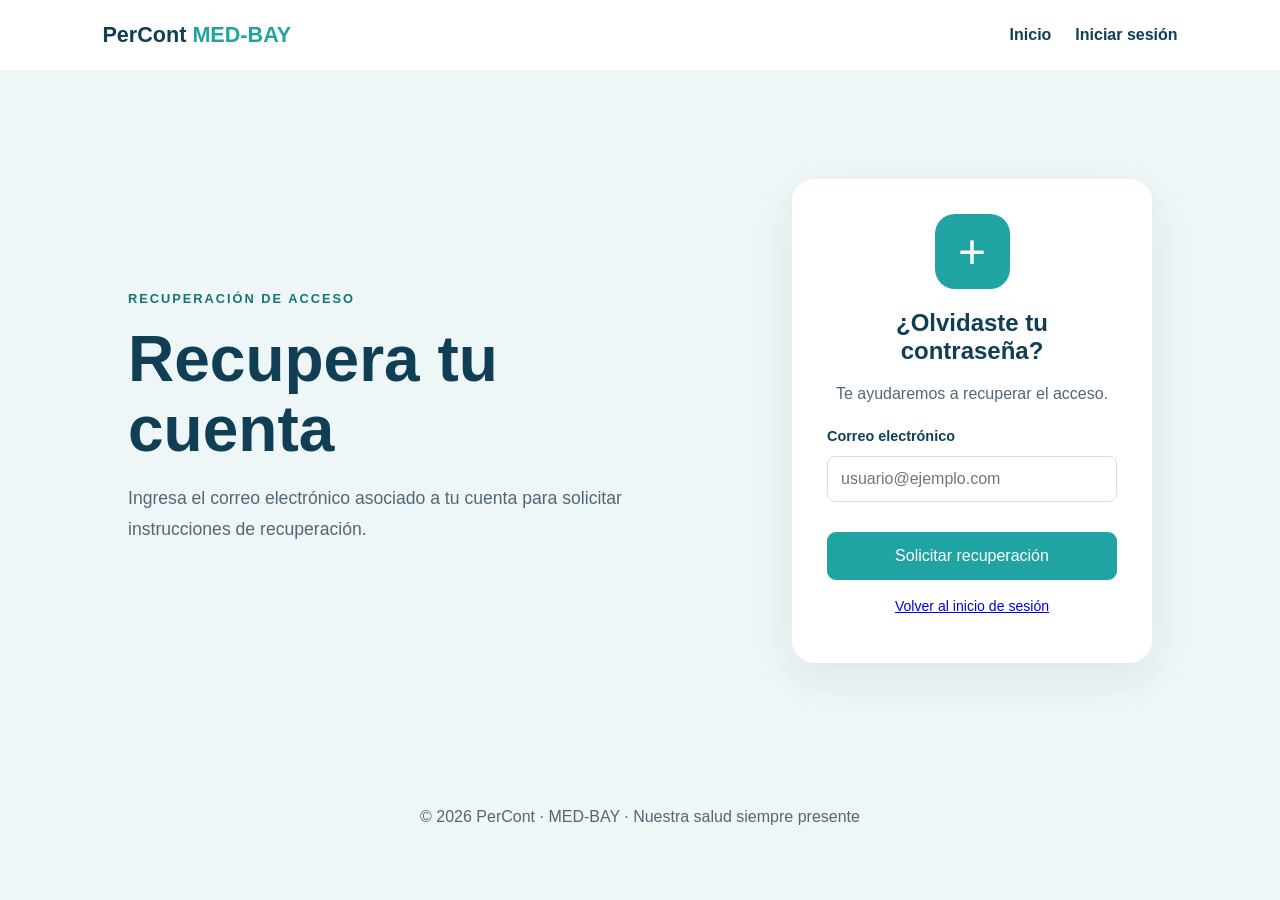
<file: recuperar-password.html>
<!DOCTYPE html>
<html lang="es">
<head>
    <meta charset="UTF-8">
    <meta name="viewport" content="width=device-width, initial-scale=1.0">
    <meta name="description" content="Recuperación de acceso a MED-BAY">
    <title>Recuperar contraseña | MED-BAY</title>
    <link rel="stylesheet" href="css/styles.css">
</head>
<body>
    <header class="encabezado">
        <a class="marca" href="index.html">PerCont <span>MED-BAY</span></a>
        <nav>
            <a href="index.html">Inicio</a>
            <a href="login.html">Iniciar sesión</a>
        </nav>
    </header>

    <main class="portada">
        <section class="contenido">
            <p class="etiqueta">RECUPERACIÓN DE ACCESO</p>
            <h1>Recupera tu cuenta</h1>
            <p>
                Ingresa el correo electrónico asociado a tu cuenta
                para solicitar instrucciones de recuperación.
            </p>
        </section>

        <section class="panel">
            <div class="simbolo">+</div>
            <h2>¿Olvidaste tu contraseña?</h2>
            <p>Te ayudaremos a recuperar el acceso.</p>

            <form action="#" method="get">
                <label for="correo">Correo electrónico</label>
                <input
                    type="email"
                    id="correo"
                    name="correo"
                    placeholder="usuario@ejemplo.com"
                    autocomplete="email"
                    required
                >

                <button class="boton" type="submit">
                    Solicitar recuperación
                </button>
            </form>

            <p class="nota">
                <a href="login.html">Volver al inicio de sesión</a>
            </p>
        </section>
    </main>

    <footer>
        <p>© 2026 PerCont · MED-BAY · Nuestra salud siempre presente</p>
    </footer>
</body>
</html>
</file>
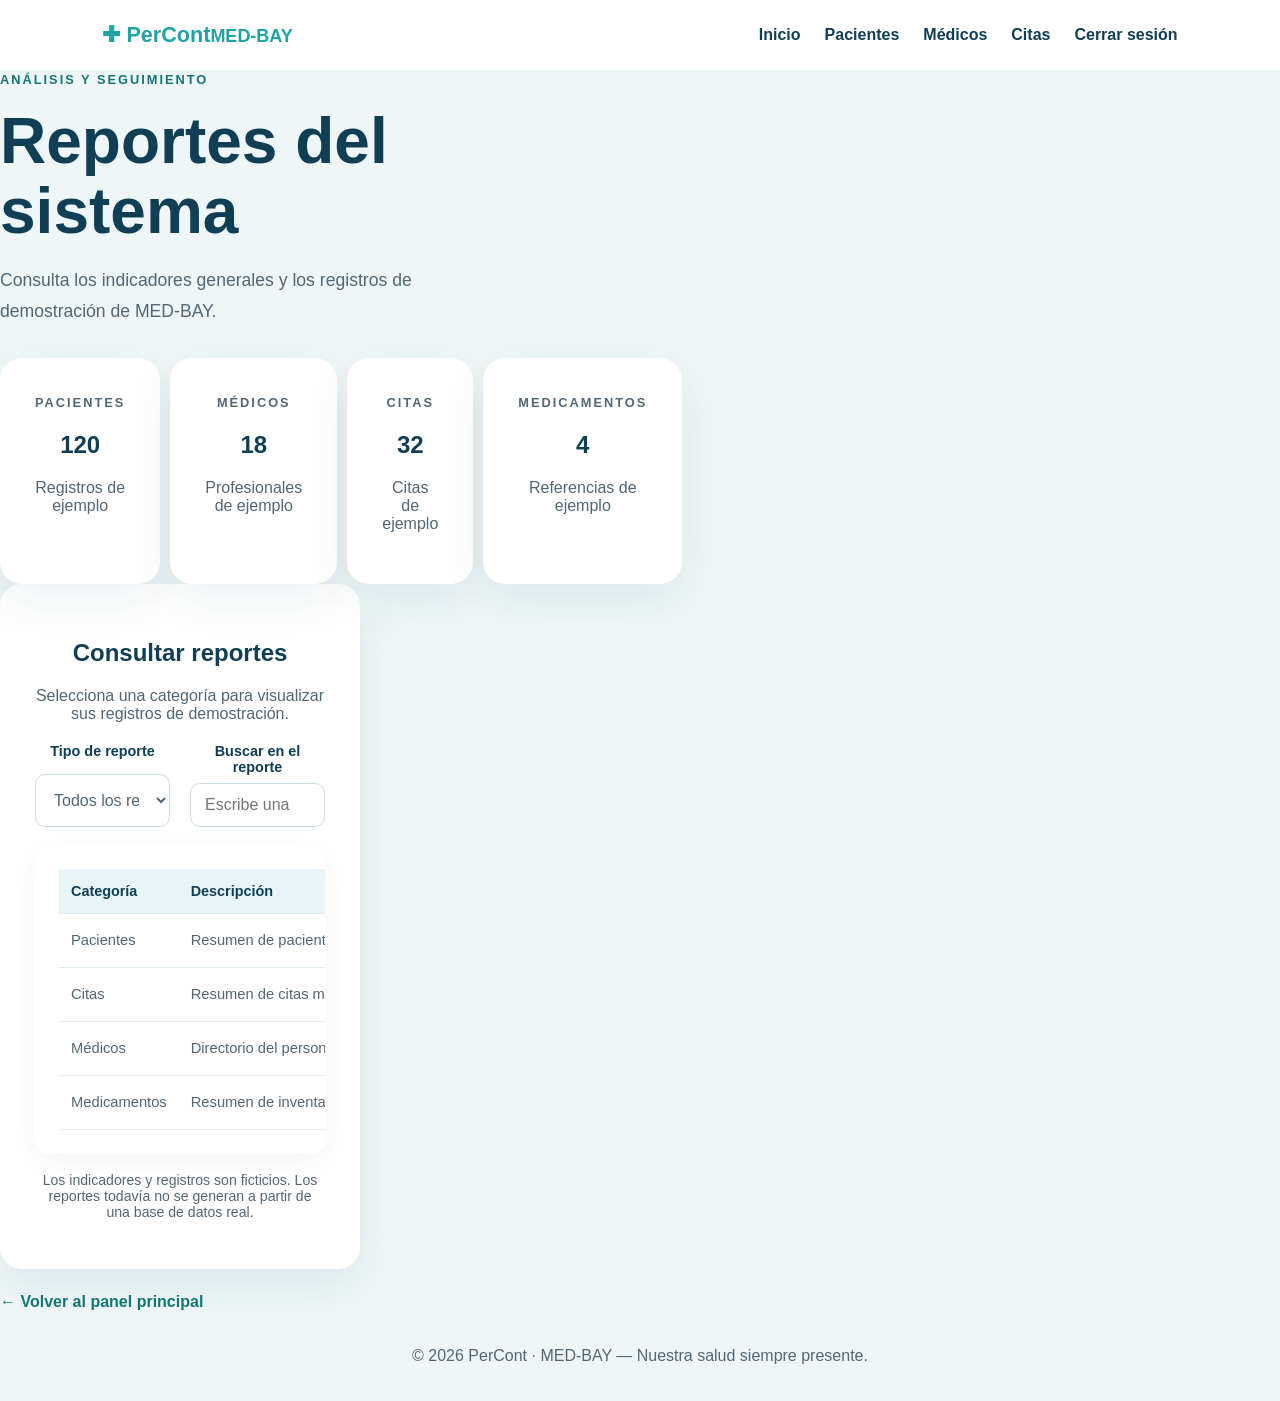
<file: reportes.html>
<!DOCTYPE html>
<html lang="es">
<head>
    <meta charset="UTF-8">
    <meta name="viewport" content="width=device-width, initial-scale=1.0">
    <title>Reportes | MED-BAY</title>
    <link rel="stylesheet" href="css/styles.css">
</head>
<body>
    <header class="encabezado">
        <a class="marca" href="index.html">
            <span class="marca-icono">✚</span>
            <span><strong>PerCont</strong><small>MED-BAY</small></span>
        </a>
        <nav>
            <a href="dashboard.html">Inicio</a>
            <a href="pacientes.html">Pacientes</a>
            <a href="medicos.html">Médicos</a>
            <a href="citas.html">Citas</a>
            <a href="login.html">Cerrar sesión</a>
        </nav>
    </header>

    <main class="contenido">
        <span class="etiqueta">ANÁLISIS Y SEGUIMIENTO</span>
        <h1>Reportes del sistema</h1>
        <p>Consulta los indicadores generales y los registros de demostración de MED-BAY.</p>

        <section class="indicadores">
            <article class="panel">
                <span class="etiqueta">PACIENTES</span>
                <h2>120</h2>
                <p>Registros de ejemplo</p>
            </article>
            <article class="panel">
                <span class="etiqueta">MÉDICOS</span>
                <h2>18</h2>
                <p>Profesionales de ejemplo</p>
            </article>
            <article class="panel">
                <span class="etiqueta">CITAS</span>
                <h2>32</h2>
                <p>Citas de ejemplo</p>
            </article>
            <article class="panel">
                <span class="etiqueta">MEDICAMENTOS</span>
                <h2>4</h2>
                <p>Referencias de ejemplo</p>
            </article>
        </section>

        <section class="panel">
            <h2>Consultar reportes</h2>
            <p>Selecciona una categoría para visualizar sus registros de demostración.</p>

            <div class="formulario-grid">
                <div class="campo">
                    <label for="tipoReporte">Tipo de reporte</label>
                    <select id="tipoReporte">
                        <option value="todos">Todos los registros</option>
                        <option value="pacientes">Pacientes</option>
                        <option value="citas">Citas médicas</option>
                        <option value="medicos">Médicos</option>
                        <option value="medicamentos">Medicamentos</option>
                    </select>
                </div>
                <div class="campo">
                    <label for="buscarReporte">Buscar en el reporte</label>
                    <input id="buscarReporte" type="search"
                        placeholder="Escribe una palabra clave">
                </div>
            </div>

            <div class="tabla-contenedor">
                <table>
                    <thead>
                        <tr>
                            <th>Categoría</th>
                            <th>Descripción</th>
                            <th>Fecha de referencia</th>
                            <th>Estado</th>
                        </tr>
                    </thead>
                    <tbody id="tablaReportes">
                        <tr data-tipo="pacientes">
                            <td>Pacientes</td>
                            <td>Resumen de pacientes registrados</td>
                            <td>2026-10-25</td>
                            <td><span class="estado">Disponible en demo</span></td>
                        </tr>
                        <tr data-tipo="citas">
                            <td>Citas</td>
                            <td>Resumen de citas médicas</td>
                            <td>2026-10-25</td>
                            <td><span class="estado">Disponible en demo</span></td>
                        </tr>
                        <tr data-tipo="medicos">
                            <td>Médicos</td>
                            <td>Directorio del personal médico</td>
                            <td>2026-10-25</td>
                            <td><span class="estado">Disponible en demo</span></td>
                        </tr>
                        <tr data-tipo="medicamentos">
                            <td>Medicamentos</td>
                            <td>Resumen de inventario farmacéutico</td>
                            <td>2026-10-25</td>
                            <td><span class="estado">Disponible en demo</span></td>
                        </tr>
                    </tbody>
                </table>
            </div>

            <p class="nota">
                Los indicadores y registros son ficticios. Los reportes todavía no se
                generan a partir de una base de datos real.
            </p>
        </section>

        <a class="enlace-volver" href="dashboard.html">← Volver al panel principal</a>
    </main>

    <footer>
        <p>© 2026 PerCont · MED-BAY — Nuestra salud siempre presente.</p>
    </footer>

    <script>
        const tipoReporte = document.getElementById("tipoReporte");
        const buscarReporte = document.getElementById("buscarReporte");
        const filas = document.querySelectorAll("#tablaReportes tr");

        function filtrarReportes() {
            const tipo = tipoReporte.value;
            const consulta = buscarReporte.value.toLowerCase().trim();

            filas.forEach(function (fila) {
                const coincideTipo =
                    tipo === "todos" || fila.dataset.tipo === tipo;
                const coincideTexto =
                    fila.textContent.toLowerCase().includes(consulta);

                fila.hidden = !(coincideTipo && coincideTexto);
            });
        }

        tipoReporte.addEventListener("change", filtrarReportes);
        buscarReporte.addEventListener("input", filtrarReportes);
    </script>
</body>
</html>
</file>
<file: css/styles.css>
:root {
    --fondo: #eef6f7;
    --turquesa: #20a4a3;
    --turquesa-oscuro: #137675;
    --azul: #103f55;
    --blanco: #ffffff;
    --texto: #526775;
}

* {
    box-sizing: border-box;
}

body {
    margin: 0;
    font-family: "Segoe UI", Arial, sans-serif;
    background: var(--fondo);
    color: var(--azul);
}

.encabezado {
    display: flex;
    justify-content: space-between;
    align-items: center;
    padding: 22px 8%;
    background: var(--blanco);
}

.marca {
    color: var(--azul);
    font-weight: 800;
    font-size: 1.35rem;
    text-decoration: none;
}

.marca span {
    color: var(--turquesa);
}

nav {
    display: flex;
    gap: 24px;
}

nav a {
    color: var(--azul);
    text-decoration: none;
    font-weight: 600;
}

.portada {
    min-height: 78vh;
    display: flex;
    align-items: center;
    justify-content: space-between;
    gap: 50px;
    padding: 60px 10%;
}

.contenido {
    max-width: 520px;
}

.etiqueta {
    color: var(--turquesa-oscuro);
    font-weight: 700;
    letter-spacing: 2px;
    font-size: 0.8rem;
}

h1 {
    font-size: clamp(2.5rem, 5vw, 4.5rem);
    line-height: 1.1;
    margin: 18px 0;
}

.contenido > p:not(.etiqueta) {
    color: var(--texto);
    font-size: 1.1rem;
    line-height: 1.8;
}

.boton {
    display: inline-block;
    margin-top: 18px;
    padding: 15px 25px;
    border-radius: 9px;
    background: var(--turquesa);
    color: var(--blanco);
    text-decoration: none;
    font-weight: 700;
}

.boton:hover {
    background: var(--turquesa-oscuro);
}

.panel {
    width: 360px;
    max-width: 100%;
    padding: 35px;
    background: var(--blanco);
    border-radius: 22px;
    box-shadow: 0 15px 45px #103f5514;
    text-align: center;
}

.simbolo {
    display: grid;
    place-items: center;
    width: 75px;
    height: 75px;
    margin: auto;
    border-radius: 20px;
    background: var(--turquesa);
    color: white;
    font-size: 3rem;
}

.panel p {
    color: var(--texto);
}

.indicadores {
    display: flex;
    justify-content: space-between;
    gap: 10px;
    margin-top: 30px;
}

.indicadores div {
    display: flex;
    flex-direction: column;
    gap: 8px;
}

.indicadores strong {
    color: var(--turquesa-oscuro);
    font-size: 1.3rem;
}

.indicadores span {
    color: var(--texto);
    font-size: 0.8rem;
}

footer {
    padding: 20px;
    text-align: center;
    color: var(--texto);
}

@media (max-width: 760px) {
    .encabezado {
        flex-wrap: wrap;
        gap: 18px;
        padding: 20px 6%;
    }

    nav {
        gap: 15px;
    }

    .portada {
        flex-direction: column;
        align-items: stretch;
        padding: 45px 6%;
    }

    .panel {
        width: 100%;
    }
}

/* Formularios de MED-BAY */

.panel form {
    display: flex;
    flex-direction: column;
    gap: 12px;
    margin-top: 25px;
    text-align: left;
}

.panel label {
    font-size: 0.9rem;
    font-weight: 600;
}

.panel input {
    width: 100%;
    padding: 13px;
    border: 1px solid #d5e1e5;
    border-radius: 8px;
    background: #ffffff;
    font: inherit;
}

.panel input:focus {
    outline: 2px solid #20a4a3;
    outline-offset: 2px;
}

.panel button.boton {
    width: 100%;
    border: none;
    font: inherit;
    cursor: pointer;
}

.enlace-recuperacion {
    text-align: right;
    font-size: 0.85rem;
}

.enlace-recuperacion a {
    color: #137675;
    text-decoration: none;
}

.nota {
    margin-top: 20px;
    font-size: 0.8rem;
}

/* Dashboard MED-BAY */

.dashboard {
    max-width: 1200px;
    margin: auto;
    padding: 45px 6%;
}

.bienvenida h1 {
    margin: 12px 0;
    font-size: clamp(2rem, 4vw, 3rem);
}

.bienvenida p:last-child {
    color: var(--texto);
}

.resumen {
    display: grid;
    grid-template-columns: repeat(4, minmax(0, 1fr));
    gap: 18px;
    margin: 35px 0;
}

.tarjeta {
    padding: 24px;
    background: var(--blanco);
    border-radius: 14px;
    box-shadow: 0 8px 25px #103f550c;
    display: flex;
    flex-direction: column;
    gap: 12px;
}

.tarjeta span,
.tarjeta small {
    color: var(--texto);
}

.tarjeta strong {
    font-size: 2rem;
    color: var(--turquesa-oscuro);
}

.modulos h2 {
    margin-bottom: 20px;
}

.rejilla-modulos {
    display: grid;
    grid-template-columns: repeat(2, minmax(0, 1fr));
    gap: 14px;
}

.rejilla-modulos a {
    display: flex;
    justify-content: space-between;
    align-items: center;
    padding: 20px;
    border-radius: 10px;
    background: var(--blanco);
    color: var(--azul);
    text-decoration: none;
    font-weight: 600;
    border: 1px solid #dce9eb;
}

.rejilla-modulos a:hover {
    border-color: var(--turquesa);
    color: var(--turquesa-oscuro);
}

.rejilla-modulos a span {
    font-size: 1.5rem;
}

@media (max-width: 800px) {
    .resumen {
        grid-template-columns: repeat(2, minmax(0, 1fr));
    }
}

@media (max-width: 520px) {
    .resumen,
    .rejilla-modulos {
        grid-template-columns: 1fr;
    }
}

/* Gestión de pacientes y tablas */

.barra-acciones {
    display: flex;
    justify-content: space-between;
    align-items: end;
    flex-wrap: wrap;
    gap: 18px;
    margin: 30px 0;
}

.busqueda {
    display: flex;
    flex-direction: column;
    gap: 8px;
    flex: 1;
    max-width: 420px;
    font-weight: 600;
    font-size: 0.9rem;
}

.busqueda input {
    width: 100%;
    padding: 13px;
    border: 1px solid #d5e1e5;
    border-radius: 8px;
    font: inherit;
}

.tabla-contenedor {
    padding: 24px;
    background: var(--blanco);
    border-radius: 14px;
    box-shadow: 0 8px 25px #103f550c;
}

.tabla-contenedor h2 {
    margin-top: 0;
}

.tabla-scroll {
    width: 100%;
    overflow-x: auto;
}

table {
    width: 100%;
    border-collapse: collapse;
    text-align: left;
}

th, td {
    padding: 16px 12px;
    border-bottom: 1px solid #e2ebed;
    white-space: nowrap;
}

th {
    background: #f4f9fa;
    color: var(--azul);
    font-size: 0.85rem;
}

td {
    color: var(--texto);
    font-size: 0.9rem;
}

.estado {
    display: inline-block;
    padding: 6px 10px;
    border-radius: 20px;
    background: #e1f5ed;
    color: #176b4d;
    font-size: 0.8rem;
    font-weight: 600;
}

@media (max-width: 600px) {
    .barra-acciones {
        align-items: stretch;
        flex-direction: column;
    }

    .busqueda {
        max-width: 100%;
    }
}

```css
/* Encabezados de las páginas de gestión */
.encabezado-seccion {
    display: flex;
    align-items: center;
    justify-content: space-between;
    gap: 20px;
    flex-wrap: wrap;
    margin-bottom: 24px;
}

.encabezado-seccion h2 {
    color: var(--azul);
    margin-bottom: 6px;
}

.encabezado-seccion p {
    margin: 0;
}

.buscador {
    display: grid;
    gap: 8px;
    max-width: 480px;
    margin-bottom: 22px;
}

.buscador label {
    color: var(--azul);
    font-weight: 600;
}

.buscador input {
    width: 100%;
    padding: 12px 14px;
    border: 1px solid #cbdde2;
    border-radius: 10px;
    background: var(--blanco);
    color: var(--azul);
    font: inherit;
}

.tabla-contenedor {
    width: 100%;
    overflow-x: auto;
}

table {
    width: 100%;
    border-collapse: collapse;
    background: var(--blanco);
}

th,
td {
    padding: 14px 12px;
    border-bottom: 1px solid #e1ecef;
    text-align: left;
    white-space: nowrap;
}

th {
    background: #e8f5f6;
    color: var(--azul);
    font-size: 0.9rem;
}

td {
    color: var(--texto);
    font-size: 0.92rem;
}

tbody tr:hover {
    background: #f5fbfb;
}

.estado {
    display: inline-block;
    padding: 5px 10px;
    border-radius: 20px;
    background: #e1f5eb;
    color: #216b4b;
    font-size: 0.85rem;
    font-weight: 600;
}

.nota {
    margin-top: 18px;
    font-size: 0.88rem;
    color: var(--texto);
}

.enlace-volver {
    display: inline-block;
    margin-top: 24px;
    color: var(--turquesa-oscuro);
    font-weight: 600;
    text-decoration: none;
}

.enlace-volver:hover {
    text-decoration: underline;
}

@media (max-width: 600px) {
    .encabezado-seccion {
        align-items: stretch;
    }

    .encabezado-seccion .boton {
        width: 100%;
    }
}
/* Estados de las citas médicas */
.estado-pendiente {
    background: #fff2d8;
    color: #855b0a;
}

.estado-cancelado {
    background: #fde7e7;
    color: #9b3030;
}
/* Campos y formularios de las pantallas clínicas */
.formulario-grid {
    display: grid;
    grid-template-columns: repeat(2, minmax(0, 1fr));
    gap: 20px;
    margin-top: 20px;
}

.campo {
    display: grid;
    gap: 8px;
    margin-bottom: 18px;
}

.campo label {
    color: var(--azul);
    font-weight: 600;
}

.campo input,
.campo textarea,
.campo select {
    width: 100%;
    box-sizing: border-box;
    padding: 12px 14px;
    border: 1px solid #cbdde2;
    border-radius: 10px;
    background: var(--blanco);
    color: var(--texto);
    font: inherit;
}

.campo textarea {
    resize: vertical;
}

.campo input:focus,
.campo textarea:focus,
.campo select:focus {
    outline: 2px solid var(--turquesa);
    outline-offset: 2px;
}

.campo input[readonly],
.campo textarea[readonly] {
    background: #f4f8f9;
}

@media (max-width: 650px) {
    .formulario-grid {
        grid-template-columns: 1fr;
        gap: 0;
    }
}

/* Módulo interactivo de farmacia MED-BAY */

.contenido-farmacia {
    max-width: 1200px;
    margin: auto;
    padding: 45px 6%;
}

.catalogo-farmacia {
    display: grid;
    grid-template-columns: repeat(auto-fit, minmax(220px, 1fr));
    gap: 20px;
    margin: 25px 0;
}

.producto-farmacia {
    padding: 22px;
    background: var(--blanco);
    border: 1px solid #dce9eb;
    border-radius: 14px;
    box-shadow: 0 8px 25px #103f550c;
}

.producto-farmacia h3 {
    color: var(--azul);
}

.producto-farmacia p {
    color: var(--texto);
}

.precio-farmacia {
    color: var(--turquesa-oscuro);
    font-size: 1.2rem;
    font-weight: 800;
}

.filtros-farmacia {
    display: flex;
    flex-wrap: wrap;
    gap: 15px;
    margin: 25px 0;
}

.filtros-farmacia input,
.filtros-farmacia select {
    padding: 12px;
    border: 1px solid #cbdde2;
    border-radius: 9px;
    font: inherit;
}

.carrito-farmacia {
    margin-top: 30px;
    padding: 25px;
    background: var(--blanco);
    border-radius: 14px;
    box-shadow: 0 8px 25px #103f550c;
}

.carrito-farmacia li {
    margin: 12px 0;
    color: var(--texto);
}

.total-farmacia {
    color: var(--turquesa-oscuro);
    font-size: 1.5rem;
    font-weight: 800;
}

.mensaje-farmacia {
    margin-top: 15px;
    color: var(--turquesa-oscuro);
    font-weight: 600;
}

@media (max-width: 600px) {
    .contenido-farmacia {
        padding: 30px 5%;
    }

    .filtros-farmacia {
        flex-direction: column;
    }

    .filtros-farmacia input,
    .filtros-farmacia select {
        width: 100%;
    }
}
/* Ocultar productos que no coinciden con los filtros */

.producto-oculto {
    display: none !important;
}
/* Mensajes de validación del inicio de sesión */

.mensaje-login {
    font-size: 0.9rem;
    font-weight: 600;
    color: var(--turquesa-oscuro);
}

.mensaje-error {
    color: #b42318;
}
</file>
